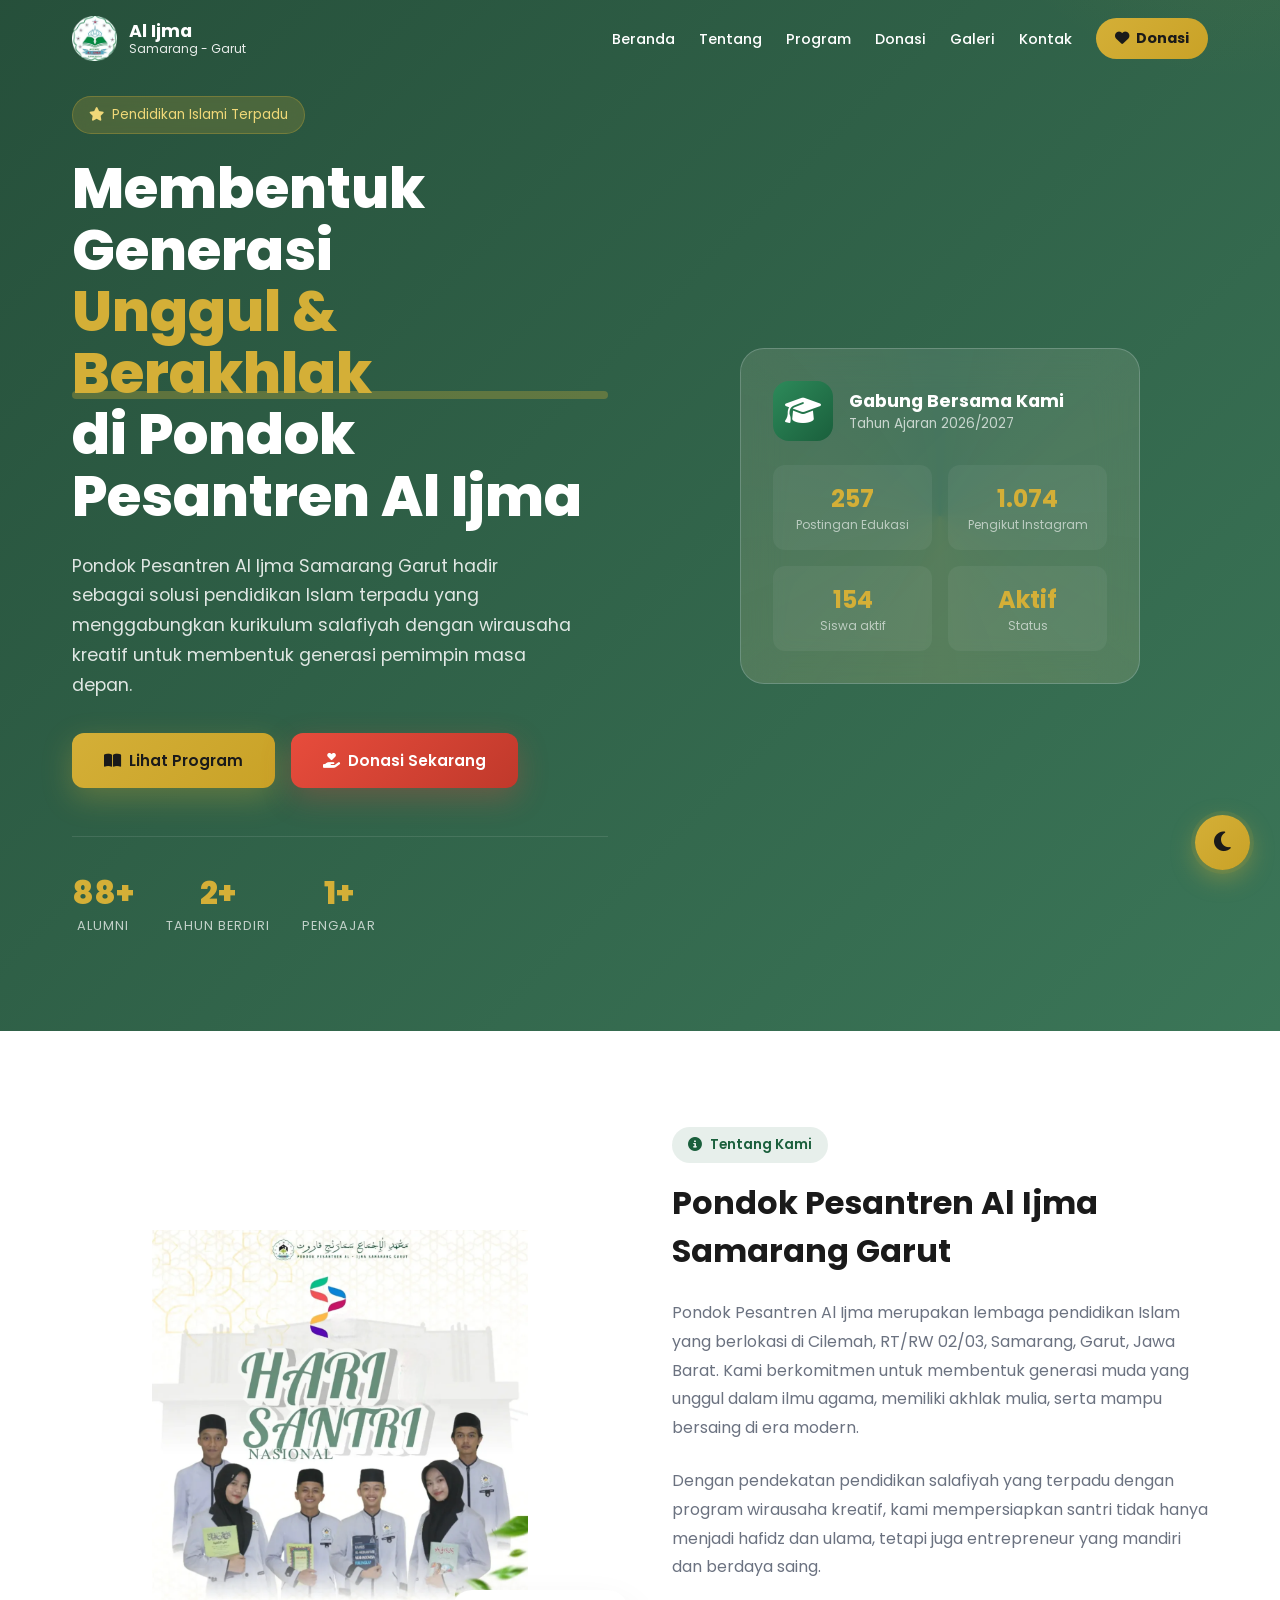
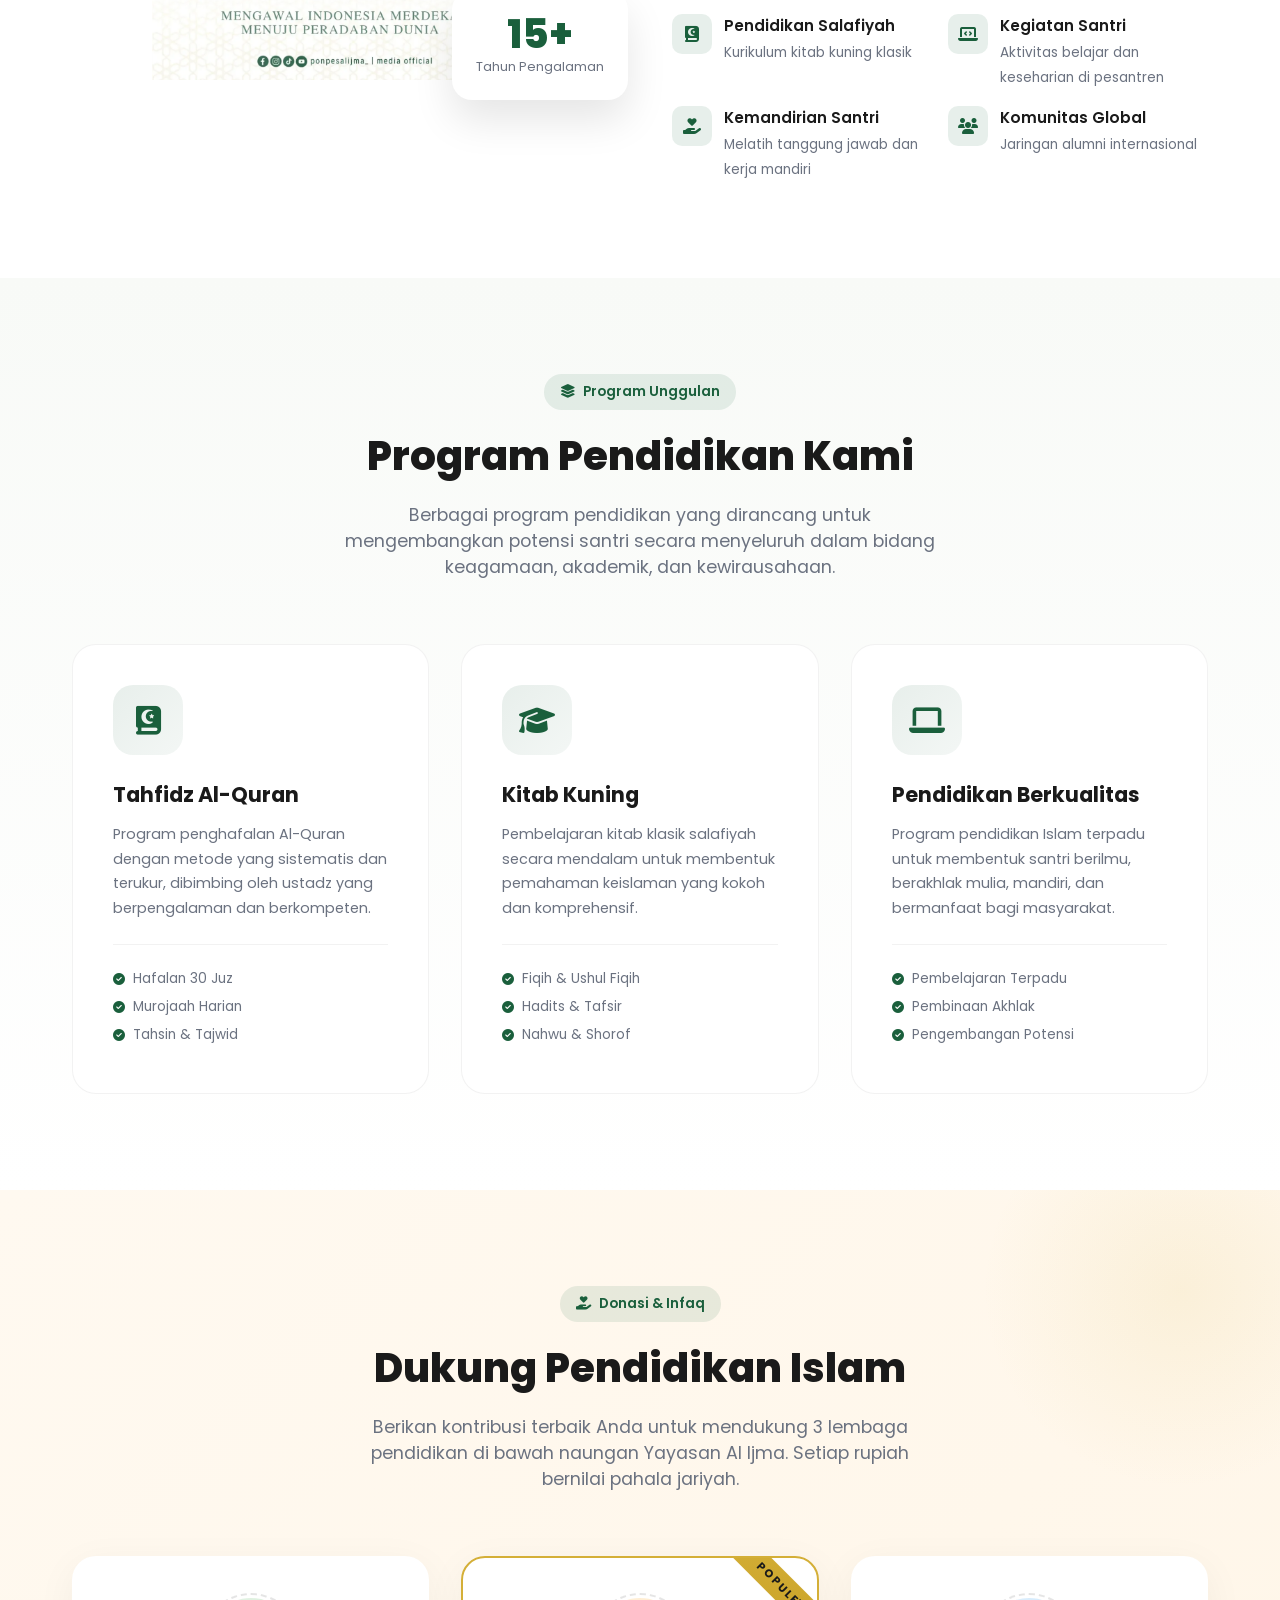
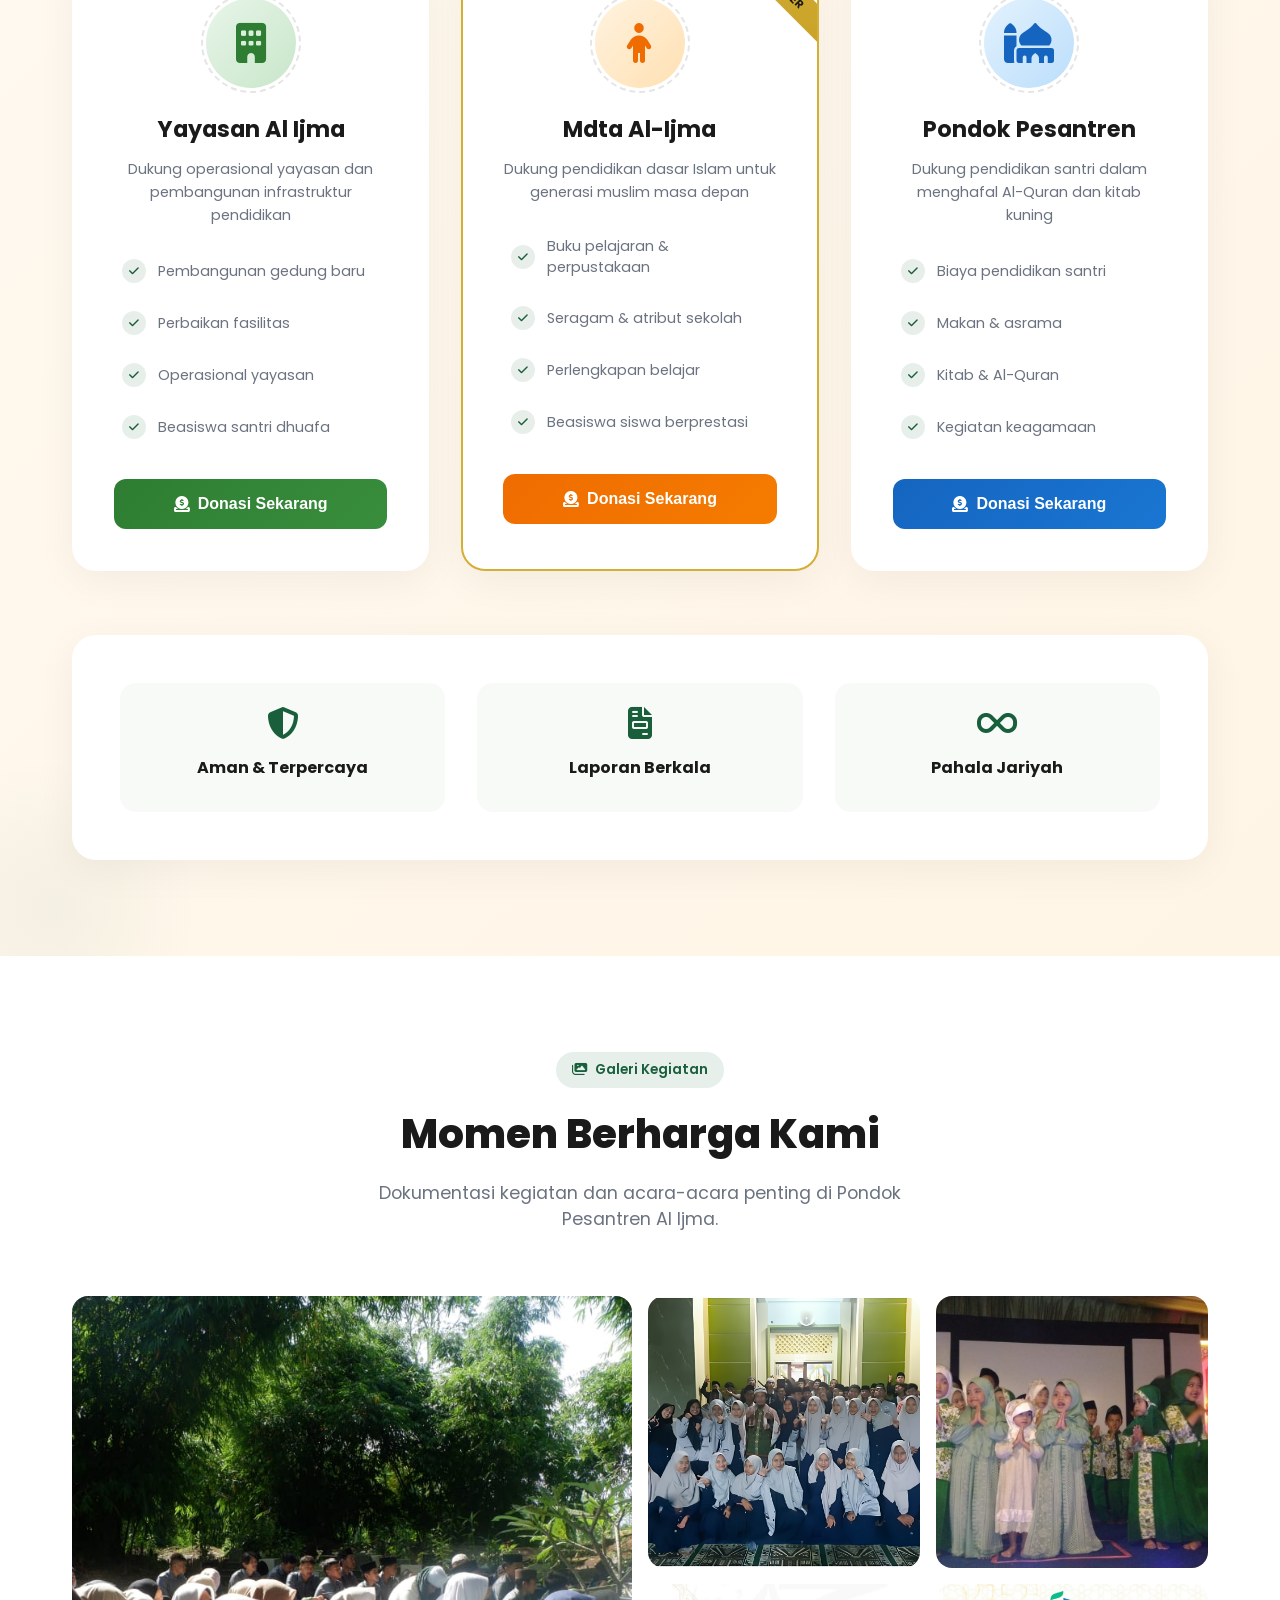
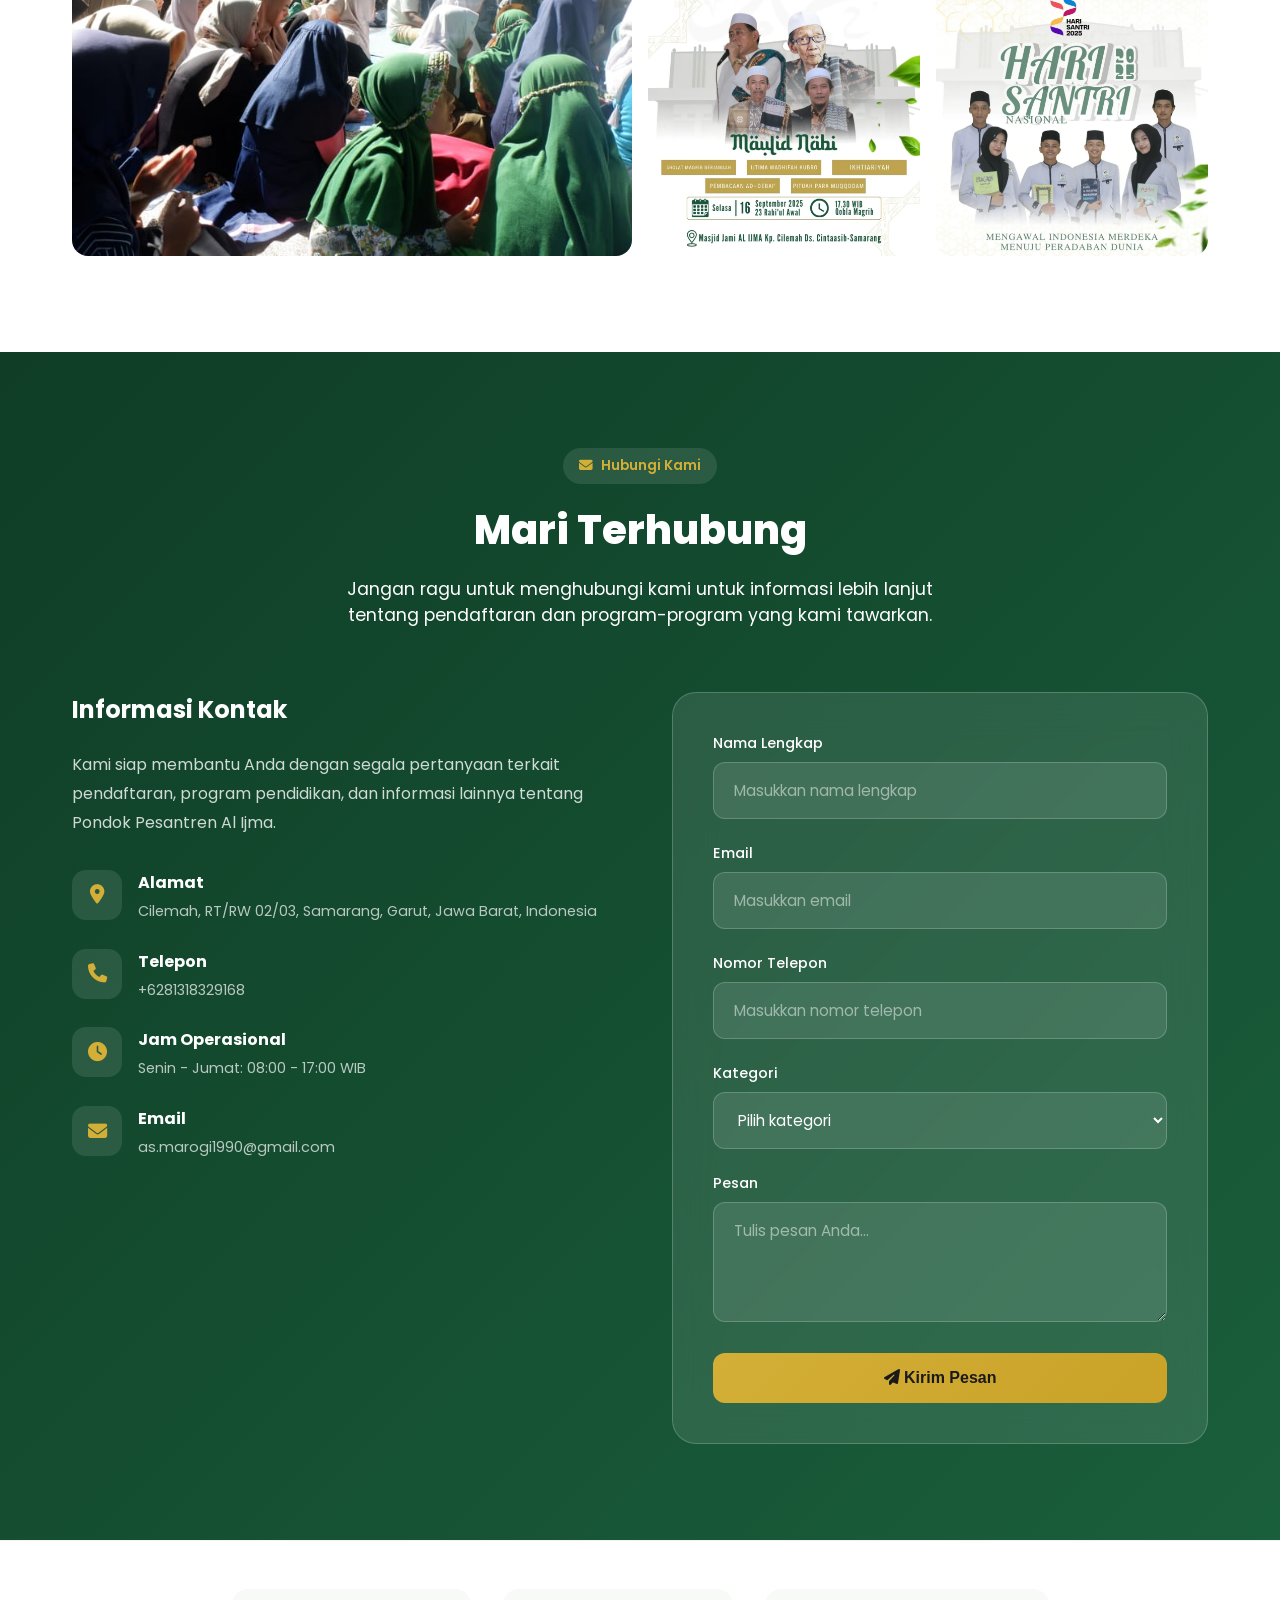
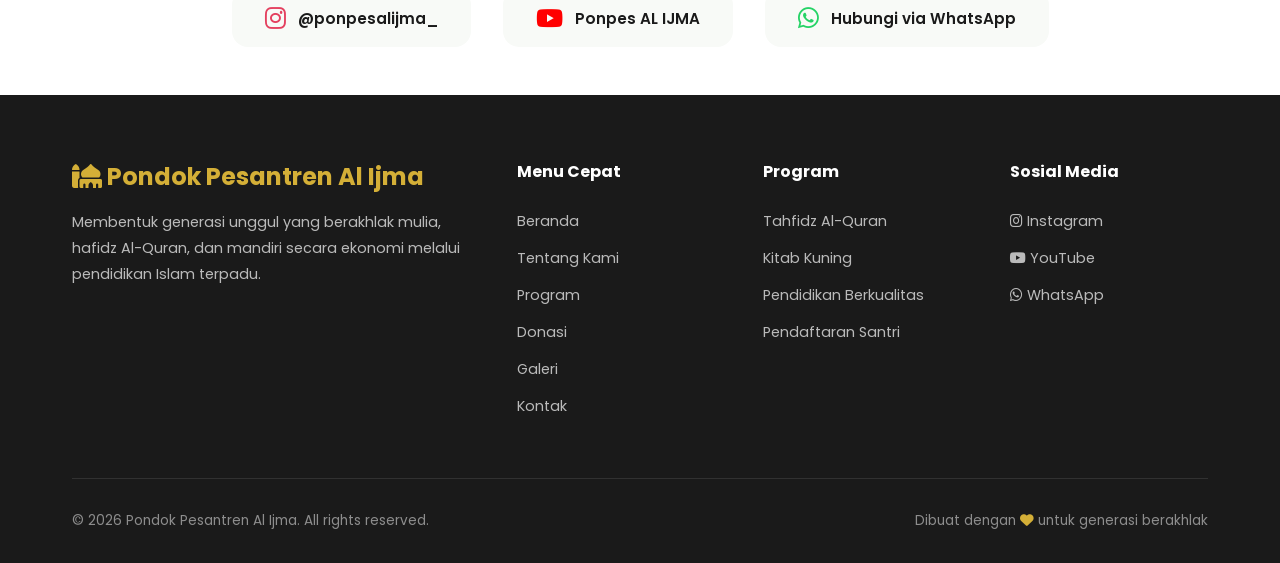
<file: index.html>
<!DOCTYPE html>
<html lang="id" data-theme="light">
<head>
    <meta charset="UTF-8">
    <meta name="viewport" content="width=device-width, initial-scale=1.0">
    <title>Pondok Pesantren Al Ijma - Samarang Garut</title>
    <title>Pondok Pesantren Al Ijma - Samarang Garut</title>
    <meta name="description" content="Website resmi Pondok Pesantren Al Ijma Samarang Garut. Informasi pendaftaran santri, program pendidikan, dan kegiatan pesantren.">
    <meta name="keywords" content="pondok pesantren garut, pesantren samarang, al ijma, santri, pendidikan islam">
    <meta name="author" content="Pondok Pesantren Al Ijma">
    <meta name="robots" content="index, follow">
    <link href="https://cdnjs.cloudflare.com/ajax/libs/font-awesome/6.4.0/css/all.min.css" rel="stylesheet">
    <link href="https://fonts.googleapis.com/css2?family=Poppins:wght@300;400;500;600;700;800&display=swap" rel="stylesheet">
<base target="_blank">
    <link rel="stylesheet" href="css/style.css">
<base target="_blank">
<base target="_blank">
<base target="_blank">
</head>
<body>
    <div class="loader" id="loader">
        <div class="loader-content">
            <div class="loader-logo"><i class="fas fa-mosque"></i></div>
            <div class="loader-text">Pondok Pesantren Al Ijma</div>
        </div>
    </div>
    <nav class="navbar" id="navbar">
        <div class="nav-container">
            <!-- <a href="#" class="logo">
                <div class="logo-icon"><i class="fas fa-mosque"></i></div>
                <div class="logo-text">Al Ijma<span>Samarang - Garut</span></div>
            </a> -->
            <a href="#" class="logo">
               <img src="assets/logo/al ijma O.jpg" alt="Logo Al Ijma" style="height: 45px; width: auto;">
               <div class="logo-text">
                   Al Ijma
                    <span>Samarang - Garut</span>
                   </div>
                </a>
            <ul class="nav-links" id="navLinks">
                <li><a href="#beranda">Beranda</a></li>
                <li><a href="#tentang">Tentang</a></li>
                <li><a href="#program">Program</a></li>
                <li><a href="#donasi">Donasi</a></li>
                <li><a href="#galeri">Galeri</a></li>
                <li><a href="#kontak">Kontak</a></li>
                <li><a href="#donasi" class="nav-donate-btn"><i class="fas fa-heart"></i> Donasi</a></li>
            </ul>
            <button class="mobile-menu-btn" id="mobileMenuBtn"><i class="fas fa-bars"></i></button>
        </div>
    </nav>
    <section class="hero" id="beranda">
        <div class="hero-content">
            <div class="hero-text">
                <div class="hero-badge"><i class="fas fa-star"></i>Pendidikan Islami Terpadu</div>
                <h1>Membentuk Generasi<span class="highlight">Unggul & Berakhlak</span>di Pondok Pesantren Al Ijma</h1>
                <p class="hero-subtitle">Pondok Pesantren Al Ijma Samarang Garut hadir sebagai solusi pendidikan Islam terpadu yang menggabungkan kurikulum salafiyah dengan wirausaha kreatif untuk membentuk generasi pemimpin masa depan.</p>
                <div class="hero-buttons">
                    <a href="#program" class="btn btn-primary"><i class="fas fa-book-open"></i>Lihat Program</a>
                    <a href="#donasi" class="btn btn-donate"><i class="fas fa-hand-holding-heart"></i>Donasi Sekarang</a>
                </div>
                <div class="hero-stats">
                    <div class="stat-item"><div class="stat-number" data-count="500">0+</div><div class="stat-label">Alumni</div></div>
                    <div class="stat-item"><div class="stat-number" data-count="15">0+</div><div class="stat-label">Tahun Berdiri</div></div>
                    <div class="stat-item"><div class="stat-number" data-count="10">0+</div><div class="stat-label">Pengajar</div></div>
                </div>
            </div>
            <div class="hero-visual">
                <div class="hero-card">
                    <div class="hero-card-content">
                        <div class="card-header">
                            <div class="card-avatar"><i class="fas fa-graduation-cap"></i></div>
                            <div class="card-info"><h3>Gabung Bersama Kami</h3><p>Tahun Ajaran 2026/2027</p></div>
                        </div>
                        <div class="card-body">
                            <div class="card-stat"><div class="card-stat-number">257</div><div class="card-stat-label">Postingan Edukasi</div></div>
                            <div class="card-stat"><div class="card-stat-number">1.074</div><div class="card-stat-label">Pengikut Instagram</div></div>
                            <div class="card-stat"><div class="card-stat-number">154</div><div class="card-stat-label">Siswa aktif</div></div>
                            <div class="card-stat"><div class="card-stat-number">Aktif</div><div class="card-stat-label">Status</div></div>
                        </div>
                    </div>
                </div>
            </div>
        </div>
    </section>
    <section class="about" id="tentang">
        <div class="container">
            <div class="about-grid">
                <!-- <div class="about-image">
                    <div class="about-image-main"><i class="fas fa-mosque"></i></div>
                    <div class="about-image-badge"><div class="number">15+</div><div class="text">Tahun Pengalaman</div></div>
                </div> -->
                <div class="about-image">
                    <div class="about-image-main" style="background: var(--white);">
                      <img src="assets/about/About.png" alt="Logo Ponpes Al Ijma" style="width: 70%; height: auto; object-fit: contain;">
                         </div>
                     <div class="about-image-badge">
                       <div class="number">15+</div>
                       <div class="text">Tahun Pengalaman</div>
                         </div>
                    </div>
                <div class="about-content">
                    <div class="section-tag"><i class="fas fa-info-circle"></i>Tentang Kami</div>
                    <h3>Pondok Pesantren Al Ijma Samarang Garut</h3>
                    <p>Pondok Pesantren Al Ijma merupakan lembaga pendidikan Islam yang berlokasi di Cilemah, RT/RW 02/03, Samarang, Garut, Jawa Barat. Kami berkomitmen untuk membentuk generasi muda yang unggul dalam ilmu agama, memiliki akhlak mulia, serta mampu bersaing di era modern.</p>
                    <p>Dengan pendekatan pendidikan salafiyah yang terpadu dengan program wirausaha kreatif, kami mempersiapkan santri tidak hanya menjadi hafidz dan ulama, tetapi juga entrepreneur yang mandiri dan berdaya saing.</p>
                    <div class="about-features">
                        <div class="about-feature"><i class="fas fa-quran"></i><div><h4>Pendidikan Salafiyah</h4><p>Kurikulum kitab kuning klasik</p></div></div>
                        <div class="about-feature"><i class="fas fa-laptop-code"></i><div><h4>Kegiatan Santri</h4><p>Aktivitas belajar dan keseharian di pesantren</p></div></div>
                        <div class="about-feature"><i class="fas fa-hand-holding-heart"></i><div><h4>Kemandirian Santri</h4><p>Melatih tanggung jawab dan kerja mandiri</p></div></div>
                        <div class="about-feature"><i class="fas fa-users"></i><div><h4>Komunitas Global</h4><p>Jaringan alumni internasional</p></div></div>
                    </div>
                </div>
            </div>
        </div>
    </section>
    <section class="programs" id="program">
        <div class="container">
            <div class="section-header">
                <div class="section-tag"><i class="fas fa-layer-group"></i>Program Unggulan</div>
                <h2 class="section-title">Program Pendidikan Kami</h2>
                <p class="section-subtitle">Berbagai program pendidikan yang dirancang untuk mengembangkan potensi santri secara menyeluruh dalam bidang keagamaan, akademik, dan kewirausahaan.</p>
            </div>
            <div class="programs-grid">
                <div class="program-card fade-up">
                    <div class="program-icon"><i class="fas fa-book-quran"></i></div>
                    <h3>Tahfidz Al-Quran</h3>
                    <p>Program penghafalan Al-Quran dengan metode yang sistematis dan terukur, dibimbing oleh ustadz yang berpengalaman dan berkompeten.</p>
                    <ul class="program-features">
                        <li><i class="fas fa-check-circle"></i> Hafalan 30 Juz</li>
                        <li><i class="fas fa-check-circle"></i> Murojaah Harian</li>
                        <li><i class="fas fa-check-circle"></i> Tahsin & Tajwid</li>
                    </ul>
                </div>
                <div class="program-card fade-up">
                    <div class="program-icon"><i class="fas fa-graduation-cap"></i></div>
                    <h3>Kitab Kuning</h3>
                    <p>Pembelajaran kitab klasik salafiyah secara mendalam untuk membentuk pemahaman keislaman yang kokoh dan komprehensif.</p>
                    <ul class="program-features">
                        <li><i class="fas fa-check-circle"></i> Fiqih & Ushul Fiqih</li>
                        <li><i class="fas fa-check-circle"></i> Hadits & Tafsir</li>
                        <li><i class="fas fa-check-circle"></i> Nahwu & Shorof</li>
                    </ul>
                </div>
                <div class="program-card fade-up">
                    <div class="program-icon"><i class="fas fa-laptop"></i></div>
                    <h3>Pendidikan Berkualitas</h3>
                    <p>Program pendidikan Islam terpadu untuk membentuk santri berilmu, berakhlak mulia, mandiri, dan bermanfaat bagi masyarakat.</p>
                    <ul class="program-features">
                        <li><i class="fas fa-check-circle"></i> Pembelajaran Terpadu</li>
                        <li><i class="fas fa-check-circle"></i> Pembinaan Akhlak</li>
                        <li><i class="fas fa-check-circle"></i> Pengembangan Potensi</li>
                    </ul>
                </div>
            </div>
        </div>
    </section>
    <!-- Donation Section -->
    <section class="donation" id="donasi">
        <div class="container">
            <div class="section-header">
                <div class="section-tag">
                    <i class="fas fa-hand-holding-heart"></i>
                    Donasi & Infaq
                </div>
                <h2 class="section-title">Dukung Pendidikan Islam</h2>
                <p class="section-subtitle">
                    Berikan kontribusi terbaik Anda untuk mendukung 3 lembaga pendidikan di bawah naungan 
                    Yayasan Al Ijma. Setiap rupiah bernilai pahala jariyah.
                </p>
            </div>
            <div class="donation-grid">
                <!-- Yayasan -->
                <div class="donation-card fade-up">
                    <div class="donation-icon">
                        <i class="fas fa-building"></i>
                    </div>
                    <h3>Yayasan Al Ijma</h3>
                    <p class="subtitle">Dukung operasional yayasan dan pembangunan infrastruktur pendidikan</p>
                    <ul class="donation-features">
                        <li><i class="fas fa-check"></i> Pembangunan gedung baru</li>
                        <li><i class="fas fa-check"></i> Perbaikan fasilitas</li>
                        <li><i class="fas fa-check"></i> Operasional yayasan</li>
                        <li><i class="fas fa-check"></i> Beasiswa santri dhuafa</li>
                    </ul>
                    <button class="btn-donate-card" onclick="openDonationModal('yayasan')">
                        <i class="fas fa-donate"></i>
                        Donasi Sekarang
                    </button>
                </div>
                <!-- MI -->
                <div class="donation-card featured fade-up">
                    <div class="donation-icon">
                        <i class="fas fa-child"></i>
                    </div>
                    <h3>Mdta Al-Ijma</h3>
                    <p class="subtitle">Dukung pendidikan dasar Islam untuk generasi muslim masa depan</p>
                    <ul class="donation-features">
                        <li><i class="fas fa-check"></i> Buku pelajaran & perpustakaan</li>
                        <li><i class="fas fa-check"></i> Seragam & atribut sekolah</li>
                        <li><i class="fas fa-check"></i> Perlengkapan belajar</li>
                        <!-- <li><i class="fas fa-check"></i> Kegiatan ekstrakurikuler</li> -->
                        <li><i class="fas fa-check"></i> Beasiswa siswa berprestasi</li>
                    </ul>
                    <button class="btn-donate-card" onclick="openDonationModal('mi')">
                        <i class="fas fa-donate"></i>
                        Donasi Sekarang
                    </button>
                </div>
                <!-- Ponpes -->
                <div class="donation-card fade-up">
                    <div class="donation-icon">
                        <i class="fas fa-mosque"></i>
                    </div>
                    <h3>Pondok Pesantren</h3>
                    <p class="subtitle">Dukung pendidikan santri dalam menghafal Al-Quran dan kitab kuning</p>
                    <ul class="donation-features">
                        <li><i class="fas fa-check"></i> Biaya pendidikan santri</li>
                        <li><i class="fas fa-check"></i> Makan & asrama</li>
                        <li><i class="fas fa-check"></i> Kitab & Al-Quran</li>
                        <li><i class="fas fa-check"></i> Kegiatan keagamaan</li>
                    </ul>
                    <button class="btn-donate-card" onclick="openDonationModal('ponpes')">
                        <i class="fas fa-donate"></i>
                        Donasi Sekarang
                    </button>
                </div>
            </div>
            <div class="donation-info">
                <div class="donation-info-grid">
                    <div class="donation-info-item">
                        <i class="fas fa-shield-alt"></i>
                        <h4>Aman & Terpercaya</h4>
                        <!-- <p>Donasi dikelola secara transparan oleh tim yayasan</p> -->
                    </div>
                    <div class="donation-info-item">
                        <i class="fas fa-file-invoice"></i>
                        <h4>Laporan Berkala</h4>
                        <!-- <p>Update penggunaan dana setiap bulan via email</p> -->
                    </div>
                    <div class="donation-info-item">
                        <i class="fas fa-infinity"></i>
                        <h4>Pahala Jariyah</h4>
                        <!-- <p>Kebaikan Anda terus mengalir selamanya</p> -->
                    </div>
                </div>
            </div>
        </div>
    </section>
     <!-- Gallery Section -->
    <section class="gallery" id="galeri">
        <div class="container">
            <div class="section-header">
                <div class="section-tag">
                    <i class="fas fa-images"></i>
                    Galeri Kegiatan
                </div>
                <h2 class="section-title">Momen Berharga Kami</h2>
                <p class="section-subtitle">
                    Dokumentasi kegiatan dan acara-acara penting di Pondok Pesantren Al Ijma.
                </p>
            </div>
            <div class="gallery-grid">
                <div class="gallery-item">
                    <img src="assets/galeri/Kegiatan.jpg" alt="Ziarah">
                    <div class="gallery-overlay">
                        <div>
                            <h4>Ziarah</h4>
                            <p>Bersama Santri</p>
                        </div>
                    </div>
                </div>
                <div class="gallery-item">
                    <img src="assets/galeri/santri.png" alt="Santri">
                    <div class="gallery-overlay">
                        <div>
                            <h4>Santri</h4>
                            <p>-</p>
                        </div>
                    </div>
                </div>
                <div class="gallery-item">
                    <img src="assets/galeri/Rajaban.jpg" alt="Rajaban">
                    <div class="gallery-overlay">
                        <div>
                            <h4>Rajaban</h4>
                            <p></p>
                        </div>
                    </div>
                </div>
                <div class="gallery-item">
                    <img src="assets/galeri/Maulid Nabi.jpg" alt="Sorotan">
                    <div class="gallery-overlay">
                        <div>
                            <h4>Sorotan</h4>
                            <p>Maulid Nabi</p>
                        </div>
                    </div>
                </div>
                <div class="gallery-item">
                    <img src="assets/galeri/Selamat Hari Santri.webp" alt="Hari Santri">
                    <div class="gallery-overlay">
                        <div>
                            <h4>Hari Santri Nasional</h4>
                            <p>Perayaan Tahunan</p>
                        </div>
                    </div>
                </div>
            </div>
        </div>
    </section>
    <!-- Contact Section -->
    <section class="contact" id="kontak">
        <div class="container">
            <div class="section-header">
                <div class="section-tag" style="background: rgba(255,255,255,0.1); color: var(--accent);">
                    <i class="fas fa-envelope"></i>
                    Hubungi Kami
                </div>
                <h2 class="section-title">Mari Terhubung</h2>
                <p class="section-subtitle">
                    Jangan ragu untuk menghubungi kami untuk informasi lebih lanjut tentang 
                    pendaftaran dan program-program yang kami tawarkan.
                </p>
            </div>
            <div class="contact-grid">
                <div class="contact-info">
                    <h3>Informasi Kontak</h3>
                    <p>
                        Kami siap membantu Anda dengan segala pertanyaan terkait pendaftaran, 
                        program pendidikan, dan informasi lainnya tentang Pondok Pesantren Al Ijma.
                    </p>
                    <div class="contact-details">
                        <div class="contact-detail">
                            <i class="fas fa-map-marker-alt"></i>
                            <div>
                                <h4>Alamat</h4>
                                <p>Cilemah, RT/RW 02/03, Samarang, Garut, Jawa Barat, Indonesia</p>
                            </div>
                        </div>
                        <div class="contact-detail">
                            <i class="fas fa-phone"></i>
                            <div>
                                <h4>Telepon</h4>
                                <p>+6281318329168</p>
                            </div>
                        </div>
                        <div class="contact-detail">
                            <i class="fas fa-clock"></i>
                            <div>
                                <h4>Jam Operasional</h4>
                                <p>Senin - Jumat: 08:00 - 17:00 WIB</p>
                            </div>
                        </div>
                        <div class="contact-detail">
                            <i class="fas fa-envelope"></i>
                            <div>
                                <h4>Email</h4>
                                <p>as.marogi1990@gmail.com</p>
                            </div>
                        </div>
                    </div>
                </div>
                <div class="contact-form">
                    <form id="contactForm">
                        <div class="form-group">
                            <label for="nama">Nama Lengkap</label>
                            <input type="text" id="nama" name="nama" placeholder="Masukkan nama lengkap" required>
                        </div>
                        <div class="form-group">
                            <label for="email">Email</label>
                            <input type="email" id="email" name="email" placeholder="Masukkan email" required>
                        </div>
                        <div class="form-group">
                            <label for="telepon">Nomor Telepon</label>
                            <input type="tel" id="telepon" name="telepon" placeholder="Masukkan nomor telepon">
                        </div>
                        <div class="form-group">
                            <label for="kategori">Kategori</label>
                            <select id="kategori" name="kategori">
                                <option value="">Pilih kategori</option>
                                <option value="pendaftaran">Pendaftaran Santri</option>
                                <option value="donasi">Donasi & Infaq</option>
                                <option value="kunjungan">Kunjungan</option>
                                <option value="lainnya">Lainnya</option>
                            </select>
                        </div>
                        <div class="form-group">
                            <label for="pesan">Pesan</label>
                            <textarea id="pesan" name="pesan" placeholder="Tulis pesan Anda..." required></textarea>
                        </div>
                        <button type="submit" class="btn-submit">
                            <i class="fas fa-paper-plane"></i>
                            Kirim Pesan
                        </button>
                    </form>
                </div>
            </div>
        </div>
    </section>
    <!-- Social Section -->
    <section class="social-section">
        <div class="container">
            <div class="social-grid">
                <a href="https://instagram.com/ponpesalijma_" target="_blank" class="social-item instagram">
                    <i class="fab fa-instagram"></i>
                    <span>@ponpesalijma_</span>
                </a>
                <a href="https://youtube.com/@ponpesalijmasamarang_garut6129" target="_blank" class="social-item youtube">
                    <i class="fab fa-youtube"></i>
                    <span>Ponpes AL IJMA</span>
                </a>
                <a href="https://wa.me/6281318329168" target="_blank" class="social-item whatsapp">
                    <i class="fab fa-whatsapp"></i>
                    <span>Hubungi via WhatsApp</span>
                </a>
            </div>
        </div>
    </section>
    <!-- Footer -->
    <footer class="footer">
        <div class="container">
            <div class="footer-grid">
                <div class="footer-brand">
                    <h3><i class="fas fa-mosque"></i> Pondok Pesantren Al Ijma</h3>
                    <p>
                        Membentuk generasi unggul yang berakhlak mulia, hafidz Al-Quran, 
                        dan mandiri secara ekonomi melalui pendidikan Islam terpadu.
                    </p>
                </div>
                <div class="footer-links">
                    <h4>Menu Cepat</h4>
                    <ul>
                        <li><a href="#beranda">Beranda</a></li>
                        <li><a href="#tentang">Tentang Kami</a></li>
                        <li><a href="#program">Program</a></li>
                        <li><a href="#donasi">Donasi</a></li>
                        <li><a href="#galeri">Galeri</a></li>
                        <li><a href="#kontak">Kontak</a></li>
                    </ul>
                </div>
                <div class="footer-links">
                    <h4>Program</h4>
                    <ul>
                        <li><a href="#">Tahfidz Al-Quran</a></li>
                        <li><a href="#">Kitab Kuning</a></li>
                        <li><a href="#">Pendidikan Berkualitas</a></li>
                        <li><a href="#">Pendaftaran Santri</a></li>
                    </ul>
                </div>
                <div class="footer-links">
                    <h4>Sosial Media</h4>
                    <ul>
                        <li><a href="https://instagram.com/ponpesalijma_" target="_blank"><i class="fab fa-instagram"></i> Instagram</a></li>
                        <li><a href="https://youtube.com/@ponpesalijmasamarang_garut6129" target="_blank"><i class="fab fa-youtube"></i> YouTube</a></li>
                        <li><a href="https://wa.me/6281318329168" target="_blank"><i class="fab fa-whatsapp"></i> WhatsApp</a></li>
                    </ul>
                </div>
            </div>
            <div class="footer-bottom">
                <p>&copy; 2026 Pondok Pesantren Al Ijma. All rights reserved.</p>
                <p>Dibuat dengan <i class="fas fa-heart" style="color: var(--accent);"></i> untuk generasi berakhlak</p>
            </div>
        </div>
    </footer>
    <!-- Donation Modal -->
    <div class="modal-overlay" id="donationModal">
        <div class="modal-content">
            <button class="modal-close" onclick="closeDonationModal()">
                <i class="fas fa-times"></i>
            </button>
            <div class="modal-header">
                <i class="fas fa-hand-holding-heart"></i>
                <h3 id="modalTitle">Donasi</h3>
                <p>Silakan transfer ke rekening berikut</p>
            </div>

            <div class="bank-info">
                <div class="bank-info-item">
                    <span>Bank</span>
                    <span id="modalBank">Bank BRI</span>
                </div>
                <div class="bank-info-item rekening-row">
                    <span>No. Rekening</span>
                    <div class="rekening-hidden">
                        <span id="modalRekening" class="hidden-text">•••• •••• •••• ••••</span>
                        <button class="copy-btn" onclick="copyToClipboard('modalRekening')">
                            <i class="fas fa-copy"></i> Salin
                        </button>
                    </div>
                </div>
                <div class="bank-info-item">
                    <span>Atas Nama</span>
                    <span id="modalAtasNama">Yayasan Al Ijma</span>
                </div>
            </div>
            <p style="text-align: center; color: var(--gray); font-size: 0.85rem; margin-top: 1rem;">
                Setelah transfer, silakan konfirmasi via WhatsApp
            </p>
            <a href="https://wa.me/6281318329168" target="_blank" class="btn btn-primary" style="width: 100%; margin-top: 1rem; justify-content: center;">
                <i class="fab fa-whatsapp"></i>
                Konfirmasi via WhatsApp
            </a>
        </div>
    </div>
    <!-- Dark Mode Toggle Button -->
    <button class="theme-toggle" id="themeToggle" title="Ganti Mode Siang/Malam" aria-label="Toggle dark mode">
        <i class="fas fa-moon"></i>
        <i class="fas fa-sun"></i>
    </button>
    <script src="js/script.js"></script>
</body>
</html>
</file>
<file: css/style.css>
:root {
            --primary: #1a5f3c;
            --primary-dark: #0f3d26;
            --primary-light: #2d8a5a;
            --accent: #d4af37;
            --accent-light: #f0d878;
            --white: #ffffff;
            --light: #f8faf7;
            --dark: #1a1a1a;
            --gray: #6b7280;
            --transition: all 0.4s cubic-bezier(0.4, 0, 0.2, 1);
        }

        /* Dark Mode Variables */
        [data-theme="dark"] {
            --primary: #2d8a5a;
            --primary-dark: #1a5f3c;
            --primary-light: #3da06e;
            --accent: #e8c547;
            --accent-light: #f5db7a;
            --white: #1e1e2e;
            --light: #252535;
            --dark: #f0f0f5;
            --gray: #a0a0b0;
        }

        * { margin: 0; padding: 0; box-sizing: border-box; }
        body { font-family: 'Poppins', sans-serif; background: var(--light); color: var(--dark); overflow-x: hidden; transition: background 0.4s ease, color 0.4s ease; }
        ::-webkit-scrollbar { width: 8px; }
        ::-webkit-scrollbar-track { background: var(--light); }
        ::-webkit-scrollbar-thumb { background: var(--primary); border-radius: 4px; }

        /* Dark Mode Toggle Button */
        .theme-toggle {
            position: fixed;
            bottom: 30px;
            right: 30px;
            width: 55px;
            height: 55px;
            border-radius: 50%;
            background: linear-gradient(135deg, var(--accent), #c9a227);
            border: none;
            cursor: pointer;
            z-index: 999;
            display: flex;
            align-items: center;
            justify-content: center;
            font-size: 1.4rem;
            color: var(--dark);
            box-shadow: 0 8px 25px rgba(212, 175, 55, 0.4), 0 0 0 4px rgba(212, 175, 55, 0.1);
            transition: var(--transition);
            animation: floatToggle 3s ease-in-out infinite;
        }
        .theme-toggle:hover {
            transform: scale(1.1) rotate(15deg);
            box-shadow: 0 12px 35px rgba(212, 175, 55, 0.5), 0 0 0 6px rgba(212, 175, 55, 0.15);
        }
        .theme-toggle:active { transform: scale(0.95); }
        .theme-toggle i { transition: var(--transition); }
        .theme-toggle .fa-sun { display: none; }
        .theme-toggle .fa-moon { display: block; }
        [data-theme="dark"] .theme-toggle .fa-sun { display: block; }
        [data-theme="dark"] .theme-toggle .fa-moon { display: none; }
        [data-theme="dark"] .theme-toggle {
            background: linear-gradient(135deg, #4a4a6a, #3a3a5a);
            color: #f0d878;
            box-shadow: 0 8px 25px rgba(0,0,0,0.4), 0 0 0 4px rgba(240, 216, 120, 0.1);
        }
        [data-theme="dark"] .theme-toggle:hover {
            box-shadow: 0 12px 35px rgba(0,0,0,0.5), 0 0 0 6px rgba(240, 216, 120, 0.15);
        }
        @keyframes floatToggle {
            0%, 100% { transform: translateY(0); }
            50% { transform: translateY(-8px); }
        }
        .theme-toggle:hover { animation: none; }

        /* Navigation */
        .navbar { position: fixed; top: 0; width: 100%; z-index: 1000; padding: 1rem 0; transition: var(--transition); }
        .navbar.scrolled { background: rgba(26, 95, 60, 0.95); backdrop-filter: blur(20px); padding: 0.5rem 0; box-shadow: 0 4px 30px rgba(0,0,0,0.1); }
        [data-theme="dark"] .navbar.scrolled { background: rgba(30, 30, 46, 0.95); }
        .nav-container { max-width: 1200px; margin: 0 auto; padding: 0 2rem; display: flex; justify-content: space-between; align-items: center; }
        .logo { display: flex; align-items: center; gap: 0.75rem; text-decoration: none; color: var(--white); }
        .logo-icon { width: 45px; height: 45px; background: linear-gradient(135deg, var(--primary-light), var(--primary)); border-radius: 12px; display: flex; align-items: center; justify-content: center; font-size: 1.5rem; box-shadow: 0 4px 15px rgba(26, 95, 60, 0.3); }
        .logo-text { font-weight: 700; font-size: 1.1rem; line-height: 1.2; }
        .logo-text span { font-size: 0.75rem; font-weight: 400; opacity: 0.9; display: block; }
        .nav-links { display: flex; gap: 1.5rem; list-style: none; align-items: center; }
        .nav-links a { color: var(--white); text-decoration: none; font-weight: 500; font-size: 0.9rem; position: relative; padding: 0.5rem 0; transition: var(--transition); }
        .nav-links a::after { content: ''; position: absolute; bottom: 0; left: 0; width: 0; height: 2px; background: var(--accent); transition: var(--transition); }
        .nav-links a:hover::after { width: 100%; }
        .nav-links a:hover { color: var(--accent-light); }
        .nav-donate-btn { background: linear-gradient(135deg, var(--accent), #c9a227); color: var(--dark) !important; padding: 0.6rem 1.2rem !important; border-radius: 50px; font-weight: 700 !important; display: flex; align-items: center; gap: 0.4rem; }
        .nav-donate-btn::after { display: none !important; }
        .nav-donate-btn:hover { transform: translateY(-2px); box-shadow: 0 8px 25px rgba(212, 175, 55, 0.4); }
        .mobile-menu-btn { display: none; background: none; border: none; color: var(--white); font-size: 1.5rem; cursor: pointer; }

        /* Hero */
        .hero { min-height: 100vh; background: linear-gradient(135deg, rgba(15, 61, 38, 0.9), rgba(26, 95, 60, 0.85)); display: flex; align-items: center; position: relative; overflow: hidden; }
        [data-theme="dark"] .hero { background: linear-gradient(135deg, rgba(10, 35, 22, 0.95), rgba(18, 65, 42, 0.9)); }
        .hero::before { content: ''; position: absolute; top: -50%; right: -20%; width: 600px; height: 600px; background: radial-gradient(circle, rgba(212, 175, 55, 0.1) 0%, transparent 70%); border-radius: 50%; animation: float 6s ease-in-out infinite; }
        @keyframes float { 0%, 100% { transform: translateY(0); } 50% { transform: translateY(-30px); } }
        .hero-content { max-width: 1200px; margin: 0 auto; padding: 0 2rem; display: grid; grid-template-columns: 1fr 1fr; gap: 4rem; align-items: center; position: relative; z-index: 1; }
        .hero-badge { display: inline-flex; align-items: center; gap: 0.5rem; background: rgba(212, 175, 55, 0.2); border: 1px solid rgba(212, 175, 55, 0.3); padding: 0.5rem 1rem; border-radius: 50px; font-size: 0.85rem; color: var(--accent-light); margin-bottom: 1.5rem; backdrop-filter: blur(10px); }
        .hero h1 { font-size: 3.5rem; font-weight: 800; color: var(--white); line-height: 1.1; margin-bottom: 1.5rem; }
        .hero h1 .highlight { color: var(--accent); position: relative; display: inline-block; }
        .hero h1 .highlight::after { content: ''; position: absolute; bottom: 5px; left: 0; width: 100%; height: 8px; background: rgba(212, 175, 55, 0.3); border-radius: 4px; z-index: -1; }
        .hero-subtitle { font-size: 1.1rem; color: rgba(255,255,255,0.85); margin-bottom: 2rem; line-height: 1.7; max-width: 500px; }
        .hero-buttons { display: flex; gap: 1rem; flex-wrap: wrap; }
        .btn { padding: 1rem 2rem; border-radius: 12px; font-weight: 600; font-size: 0.95rem; text-decoration: none; transition: var(--transition); display: inline-flex; align-items: center; gap: 0.5rem; cursor: pointer; border: none; }
        .btn-primary { background: linear-gradient(135deg, var(--accent), #c9a227); color: var(--dark); box-shadow: 0 10px 30px rgba(212, 175, 55, 0.3); }
        .btn-primary:hover { transform: translateY(-3px); box-shadow: 0 15px 40px rgba(212, 175, 55, 0.4); }
        .btn-outline { background: transparent; color: var(--white); border: 2px solid rgba(255,255,255,0.3); }
        .btn-outline:hover { background: rgba(255,255,255,0.1); border-color: var(--white); transform: translateY(-3px); }
        .btn-donate { background: linear-gradient(135deg, #e74c3c, #c0392b); color: var(--white); box-shadow: 0 10px 30px rgba(231, 76, 60, 0.3); }
        .btn-donate:hover { transform: translateY(-3px); box-shadow: 0 15px 40px rgba(231, 76, 60, 0.4); }
        .hero-stats { display: flex; gap: 2rem; margin-top: 3rem; padding-top: 2rem; border-top: 1px solid rgba(255,255,255,0.1); }
        .stat-item { text-align: center; }
        .stat-number { font-size: 2rem; font-weight: 800; color: var(--accent); }
        .stat-label { font-size: 0.8rem; color: rgba(255,255,255,0.7); text-transform: uppercase; letter-spacing: 1px; }
        .hero-visual { position: relative; display: flex; justify-content: center; align-items: center; }
        .hero-card { background: rgba(255,255,255,0.1); backdrop-filter: blur(20px); border: 1px solid rgba(255,255,255,0.2); border-radius: 24px; padding: 2rem; width: 100%; max-width: 400px; position: relative; overflow: hidden; }
        [data-theme="dark"] .hero-card { background: rgba(30, 30, 46, 0.4); border: 1px solid rgba(255,255,255,0.08); }
        .hero-card::before { content: ''; position: absolute; top: -50%; left: -50%; width: 200%; height: 200%; background: conic-gradient(from 0deg, transparent, rgba(212, 175, 55, 0.1), transparent); animation: rotate 10s linear infinite; }
        @keyframes rotate { 100% { transform: rotate(360deg); } }
        .hero-card-content { position: relative; z-index: 1; }
        .card-header { display: flex; align-items: center; gap: 1rem; margin-bottom: 1.5rem; }
        .card-avatar { width: 60px; height: 60px; background: linear-gradient(135deg, var(--primary-light), var(--primary)); border-radius: 16px; display: flex; align-items: center; justify-content: center; font-size: 1.8rem; color: var(--white); }
        .card-info h3 { color: var(--white); font-size: 1.1rem; }
        .card-info p { color: rgba(255,255,255,0.7); font-size: 0.85rem; }
        .card-body { display: grid; grid-template-columns: 1fr 1fr; gap: 1rem; }
        .card-stat { background: rgba(255,255,255,0.05); padding: 1rem; border-radius: 12px; text-align: center; }
        [data-theme="dark"] .card-stat { background: rgba(30, 30, 46, 0.3); }
        .card-stat-number { font-size: 1.5rem; font-weight: 700; color: var(--accent); }
        .card-stat-label { font-size: 0.75rem; color: rgba(255,255,255,0.6); }

        /* Section */
        section { padding: 6rem 0; }
        .container { max-width: 1200px; margin: 0 auto; padding: 0 2rem; }
        .section-header { text-align: center; margin-bottom: 4rem; }
        .section-tag { display: inline-flex; align-items: center; gap: 0.5rem; background: rgba(26, 95, 60, 0.1); color: var(--primary); padding: 0.5rem 1rem; border-radius: 50px; font-size: 0.85rem; font-weight: 600; margin-bottom: 1rem; }
        [data-theme="dark"] .section-tag { background: rgba(45, 138, 90, 0.15); }
        .section-title { font-size: 2.5rem; font-weight: 800; color: var(--dark); margin-bottom: 1rem; }
        .section-subtitle { color: var(--gray); font-size: 1.1rem; max-width: 600px; margin: 0 auto; }

        /* About */
        .about { background: var(--white); transition: background 0.4s ease; }
        .about-grid { display: grid; grid-template-columns: 1fr 1fr; gap: 4rem; align-items: center; }
        .about-image { position: relative; }
        .about-image-main { width: 100%; height: 450px; background: linear-gradient(135deg, var(--primary-light), var(--primary)); border-radius: 24px; display: flex; align-items: center; justify-content: center; font-size: 5rem; color: rgba(255,255,255,0.3); position: relative; overflow: hidden; }
        [data-theme="dark"] .about-image-main { background: linear-gradient(135deg, #3a3a5a, #2a2a4a); }
        .about-image-badge { position: absolute; bottom: -20px; right: -20px; background: var(--white); padding: 1.5rem; border-radius: 20px; box-shadow: 0 20px 40px rgba(0,0,0,0.1); text-align: center; min-width: 150px; }
        [data-theme="dark"] .about-image-badge { background: #2a2a3e; box-shadow: 0 20px 40px rgba(0,0,0,0.3); }
        .about-image-badge .number { font-size: 2.5rem; font-weight: 800; color: var(--primary); line-height: 1; }
        .about-image-badge .text { font-size: 0.8rem; color: var(--gray); margin-top: 0.25rem; }
        .about-content h3 { font-size: 2rem; font-weight: 700; color: var(--dark); margin-bottom: 1.5rem; }
        .about-content p { color: var(--gray); line-height: 1.8; margin-bottom: 1.5rem; }
        .about-features { display: grid; grid-template-columns: 1fr 1fr; gap: 1rem; margin-top: 2rem; }
        .about-feature { display: flex; align-items: flex-start; gap: 0.75rem; }
        .about-feature i { width: 40px; height: 40px; background: rgba(26, 95, 60, 0.1); color: var(--primary); border-radius: 10px; display: flex; align-items: center; justify-content: center; font-size: 1rem; flex-shrink: 0; }
        [data-theme="dark"] .about-feature i { background: rgba(45, 138, 90, 0.15); }
        .about-feature h4 { font-size: 0.95rem; font-weight: 600; color: var(--dark); margin-bottom: 0.25rem; }
        .about-feature p { font-size: 0.85rem; color: var(--gray); margin: 0; }

        /* Programs */
        .programs { background: linear-gradient(180deg, var(--light) 0%, var(--white) 100%); transition: background 0.4s ease; }
        .programs-grid { display: grid; grid-template-columns: repeat(3, 1fr); gap: 2rem; }
        .program-card { background: var(--white); border-radius: 24px; padding: 2.5rem; position: relative; overflow: hidden; transition: var(--transition); border: 1px solid rgba(0,0,0,0.05); }
        [data-theme="dark"] .program-card { background: #252535; border: 1px solid rgba(255,255,255,0.05); }
        .program-card:hover { transform: translateY(-10px); box-shadow: 0 30px 60px rgba(0,0,0,0.1); }
        .program-card::before { content: ''; position: absolute; top: 0; left: 0; width: 100%; height: 4px; background: linear-gradient(90deg, var(--primary), var(--accent)); transform: scaleX(0); transform-origin: left; transition: var(--transition); }
        .program-card:hover::before { transform: scaleX(1); }
        .program-icon { width: 70px; height: 70px; background: linear-gradient(135deg, rgba(26, 95, 60, 0.1), rgba(26, 95, 60, 0.05)); border-radius: 20px; display: flex; align-items: center; justify-content: center; font-size: 1.8rem; color: var(--primary); margin-bottom: 1.5rem; transition: var(--transition); }
        [data-theme="dark"] .program-icon { background: linear-gradient(135deg, rgba(45, 138, 90, 0.15), rgba(45, 138, 90, 0.08)); }
        .program-card:hover .program-icon { background: linear-gradient(135deg, var(--primary), var(--primary-light)); color: var(--white); transform: rotateY(360deg); }
        .program-card h3 { font-size: 1.3rem; font-weight: 700; color: var(--dark); margin-bottom: 0.75rem; }
        .program-card p { color: var(--gray); font-size: 0.9rem; line-height: 1.7; }
        .program-features { margin-top: 1.5rem; padding-top: 1.5rem; border-top: 1px solid rgba(0,0,0,0.05); }
        [data-theme="dark"] .program-features { border-top: 1px solid rgba(255,255,255,0.05); }
        .program-features li { display: flex; align-items: center; gap: 0.5rem; font-size: 0.85rem; color: var(--gray); margin-bottom: 0.5rem; list-style: none; }
        .program-features li i { color: var(--primary); font-size: 0.75rem; }

        /* Donation */
        .donation { background: linear-gradient(135deg, #fff9f0 0%, #fff5e6 100%); position: relative; overflow: hidden; }
        [data-theme="dark"] .donation { background: linear-gradient(135deg, #1e1e2e 0%, #252535 100%); }
        .donation::before { content: ''; position: absolute; top: -100px; right: -100px; width: 400px; height: 400px; background: radial-gradient(circle, rgba(212, 175, 55, 0.1) 0%, transparent 70%); border-radius: 50%; }
        .donation::after { content: ''; position: absolute; bottom: -100px; left: -100px; width: 300px; height: 300px; background: radial-gradient(circle, rgba(26, 95, 60, 0.05) 0%, transparent 70%); border-radius: 50%; }
        .donation-grid { display: grid; grid-template-columns: repeat(3, 1fr); gap: 2rem; position: relative; z-index: 1; }
        .donation-card { background: var(--white); border-radius: 24px; padding: 2.5rem; text-align: center; position: relative; overflow: hidden; transition: var(--transition); border: 2px solid transparent; box-shadow: 0 10px 40px rgba(0,0,0,0.05); }
        [data-theme="dark"] .donation-card { background: #252535; box-shadow: 0 10px 40px rgba(0,0,0,0.2); }
        .donation-card:hover { transform: translateY(-10px); border-color: var(--accent); box-shadow: 0 25px 50px rgba(0,0,0,0.1); }
        .donation-card.featured { border-color: var(--accent); transform: scale(1.02); }
        .donation-card.featured:hover { transform: scale(1.02) translateY(-10px); }
        .donation-card.featured::before { content: 'POPULER'; position: absolute; top: 15px; right: -35px; background: linear-gradient(135deg, var(--accent), #c9a227); color: var(--dark); padding: 0.3rem 2.5rem; font-size: 0.7rem; font-weight: 700; transform: rotate(45deg); letter-spacing: 1px; }
        .donation-icon { width: 90px; height: 90px; margin: 0 auto 1.5rem; border-radius: 50%; display: flex; align-items: center; justify-content: center; font-size: 2.5rem; position: relative; }
        .donation-card:nth-child(1) .donation-icon { background: linear-gradient(135deg, #e8f5e9, #c8e6c9); color: #2e7d32; }
        .donation-card:nth-child(2) .donation-icon { background: linear-gradient(135deg, #fff3e0, #ffe0b2); color: #ef6c00; }
        .donation-card:nth-child(3) .donation-icon { background: linear-gradient(135deg, #e3f2fd, #bbdefb); color: #1565c0; }
        [data-theme="dark"] .donation-card:nth-child(1) .donation-icon { background: linear-gradient(135deg, #1a3a1a, #0f2a0f); }
        [data-theme="dark"] .donation-card:nth-child(2) .donation-icon { background: linear-gradient(135deg, #3a2a1a, #2a1a0a); }
        [data-theme="dark"] .donation-card:nth-child(3) .donation-icon { background: linear-gradient(135deg, #1a2a3a, #0a1a2a); }
        .donation-icon::after { content: ''; position: absolute; inset: -5px; border-radius: 50%; border: 2px dashed rgba(0,0,0,0.1); animation: spin 20s linear infinite; }
        @keyframes spin { 100% { transform: rotate(360deg); } }
        .donation-card h3 { font-size: 1.4rem; font-weight: 700; color: var(--dark); margin-bottom: 0.75rem; }
        .donation-card .subtitle { color: var(--gray); font-size: 0.9rem; margin-bottom: 1.5rem; line-height: 1.6; }
        .donation-amount { background: linear-gradient(135deg, var(--light), #fff); border-radius: 16px; padding: 1.5rem; margin-bottom: 1.5rem; border: 1px dashed rgba(0,0,0,0.1); }
        [data-theme="dark"] .donation-amount { background: linear-gradient(135deg, #1e1e2e, #252535); border: 1px dashed rgba(255,255,255,0.1); }
        .donation-amount .label { font-size: 0.8rem; color: var(--gray); text-transform: uppercase; letter-spacing: 1px; margin-bottom: 0.5rem; }
        .donation-amount .number { font-size: 2rem; font-weight: 800; color: var(--primary); }
        .donation-amount .number span { font-size: 1rem; font-weight: 500; color: var(--gray); }
        .donation-features { text-align: left; margin-bottom: 2rem; }
        .donation-features li { display: flex; align-items: center; gap: 0.75rem; font-size: 0.9rem; color: var(--gray); margin-bottom: 0.75rem; list-style: none; padding: 0.5rem; border-radius: 8px; transition: var(--transition); }
        .donation-features li:hover { background: var(--light); }
        [data-theme="dark"] .donation-features li:hover { background: #1e1e2e; }
        .donation-features li i { width: 24px; height: 24px; background: rgba(26, 95, 60, 0.1); color: var(--primary); border-radius: 50%; display: flex; align-items: center; justify-content: center; font-size: 0.7rem; flex-shrink: 0; }
        [data-theme="dark"] .donation-features li i { background: rgba(45, 138, 90, 0.15); }
        .btn-donate-card { width: 100%; padding: 1rem; border-radius: 12px; font-weight: 700; font-size: 1rem; border: none; cursor: pointer; transition: var(--transition); display: flex; align-items: center; justify-content: center; gap: 0.5rem; }
        .donation-card:nth-child(1) .btn-donate-card { background: linear-gradient(135deg, #2e7d32, #388e3c); color: var(--white); }
        .donation-card:nth-child(2) .btn-donate-card { background: linear-gradient(135deg, #ef6c00, #f57c00); color: var(--white); }
        .donation-card:nth-child(3) .btn-donate-card { background: linear-gradient(135deg, #1565c0, #1976d2); color: var(--white); }
        .btn-donate-card:hover { transform: translateY(-3px); box-shadow: 0 10px 30px rgba(0,0,0,0.2); }
        .donation-info { margin-top: 4rem; background: var(--white); border-radius: 24px; padding: 3rem; position: relative; z-index: 1; box-shadow: 0 10px 40px rgba(0,0,0,0.05); }
        [data-theme="dark"] .donation-info { background: #252535; box-shadow: 0 10px 40px rgba(0,0,0,0.2); }
        .donation-info-grid { display: grid; grid-template-columns: repeat(3, 1fr); gap: 2rem; }
        .donation-info-item { text-align: center; padding: 1.5rem; border-radius: 16px; background: var(--light); transition: var(--transition); }
        [data-theme="dark"] .donation-info-item { background: #1e1e2e; }
        .donation-info-item:hover { transform: translateY(-5px); box-shadow: 0 10px 30px rgba(0,0,0,0.08); }
        .donation-info-item i { font-size: 2rem; color: var(--primary); margin-bottom: 1rem; }
        .donation-info-item h4 { font-size: 1rem; color: var(--dark); margin-bottom: 0.5rem; }
        .donation-info-item p { font-size: 0.85rem; color: var(--gray); }

        /* Gallery */
        .gallery { background: var(--white); transition: background 0.4s ease; }
        .gallery-grid { display: grid; grid-template-columns: repeat(4, 1fr); gap: 1rem; }
        .gallery-item { position: relative; border-radius: 16px; overflow: hidden; aspect-ratio: 1; cursor: pointer; transition: var(--transition); }
        .gallery-item:nth-child(1) { grid-column: span 2; grid-row: span 2; }
        .gallery-item:hover { transform: scale(1.02); }
        .gallery-item img { width: 100%; height: 100%; object-fit: cover; transition: var(--transition); }
        .gallery-item:hover img { transform: scale(1.1); }
        .gallery-overlay { position: absolute; inset: 0; background: linear-gradient(to top, rgba(15, 61, 38, 0.8), transparent); display: flex; align-items: flex-end; padding: 1.5rem; opacity: 0; transition: var(--transition); }
        .gallery-item:hover .gallery-overlay { opacity: 1; }
        .gallery-overlay h4 { color: var(--white); font-weight: 600; }
        .gallery-overlay p { color: rgba(255,255,255,0.8); font-size: 0.85rem; }

        /* Contact */
        .contact { background: linear-gradient(135deg, var(--primary-dark), var(--primary)); position: relative; overflow: hidden; }
        [data-theme="dark"] .contact { background: linear-gradient(135deg, #0f2a1a, #1a5f3c); }
        .contact::before { content: ''; position: absolute; top: -50%; right: -20%; width: 600px; height: 600px; background: radial-gradient(circle, rgba(212, 175, 55, 0.1) 0%, transparent 70%); border-radius: 50%; }
        .contact .section-title, .contact .section-subtitle { color: var(--white); }
        .contact-grid { display: grid; grid-template-columns: 1fr 1fr; gap: 4rem; position: relative; z-index: 1; }
        .contact-info h3 { color: var(--white); font-size: 1.5rem; margin-bottom: 1.5rem; }
        .contact-info p { color: rgba(255,255,255,0.8); line-height: 1.8; margin-bottom: 2rem; }
        .contact-details { display: flex; flex-direction: column; gap: 1.5rem; }
        .contact-detail { display: flex; align-items: flex-start; gap: 1rem; }
        .contact-detail i { width: 50px; height: 50px; background: rgba(255,255,255,0.1); border-radius: 14px; display: flex; align-items: center; justify-content: center; color: var(--accent); font-size: 1.2rem; flex-shrink: 0; }
        .contact-detail h4 { color: var(--white); font-size: 1rem; margin-bottom: 0.25rem; }
        .contact-detail p { color: rgba(255,255,255,0.7); font-size: 0.9rem; margin: 0; }
        .contact-form { background: rgba(255,255,255,0.1); backdrop-filter: blur(20px); border: 1px solid rgba(255,255,255,0.2); border-radius: 24px; padding: 2.5rem; }
        [data-theme="dark"] .contact-form { background: rgba(30, 30, 46, 0.3); border: 1px solid rgba(255,255,255,0.08); }
        .form-group { margin-bottom: 1.5rem; }
        .form-group label { display: block; color: var(--white); font-size: 0.9rem; margin-bottom: 0.5rem; font-weight: 500; }
        .form-group input, .form-group textarea, .form-group select { width: 100%; padding: 1rem 1.25rem; background: rgba(255,255,255,0.1); border: 1px solid rgba(255,255,255,0.2); border-radius: 12px; color: var(--white); font-family: 'Poppins', sans-serif; font-size: 0.95rem; transition: var(--transition); }
        [data-theme="dark"] .form-group input, [data-theme="dark"] .form-group textarea, [data-theme="dark"] .form-group select { background: rgba(30, 30, 46, 0.4); border: 1px solid rgba(255,255,255,0.1); }
        .form-group input::placeholder, .form-group textarea::placeholder { color: rgba(255,255,255,0.5); }
        .form-group input:focus, .form-group textarea:focus, .form-group select:focus { outline: none; border-color: var(--accent); background: rgba(255,255,255,0.15); }
        .form-group select option { background: var(--primary-dark); color: var(--white); }
        .form-group textarea { resize: vertical; min-height: 120px; }
        .btn-submit { width: 100%; padding: 1rem; background: linear-gradient(135deg, var(--accent), #c9a227); color: var(--dark); border: none; border-radius: 12px; font-weight: 700; font-size: 1rem; cursor: pointer; transition: var(--transition); }
        .btn-submit:hover { transform: translateY(-3px); box-shadow: 0 10px 30px rgba(212, 175, 55, 0.3); }

        /* Social */
        .social-section { background: var(--white); padding: 3rem 0; border-top: 1px solid rgba(0,0,0,0.05); transition: background 0.4s ease; }
        [data-theme="dark"] .social-section { background: #1e1e2e; border-top: 1px solid rgba(255,255,255,0.05); }
        .social-grid { display: flex; justify-content: center; gap: 2rem; flex-wrap: wrap; }
        .social-item { display: flex; align-items: center; gap: 0.75rem; padding: 1rem 2rem; background: var(--light); border-radius: 16px; text-decoration: none; color: var(--dark); transition: var(--transition); border: 1px solid transparent; }
        [data-theme="dark"] .social-item { background: #252535; }
        .social-item:hover { transform: translateY(-5px); box-shadow: 0 10px 30px rgba(0,0,0,0.08); border-color: rgba(26, 95, 60, 0.1); }
        .social-item i { font-size: 1.5rem; }
        .social-item.instagram i { color: #e4405f; }
        .social-item.youtube i { color: #ff0000; }
        .social-item.whatsapp i { color: #25d366; }
        .social-item span { font-weight: 600; font-size: 0.95rem; }

        /* Footer */
        .footer { background: var(--dark); color: var(--white); padding: 4rem 0 2rem; transition: background 0.4s ease, color 0.4s ease; }
        [data-theme="dark"] .footer { background: #0f0f1a; }
        .footer-grid { display: grid; grid-template-columns: 2fr 1fr 1fr 1fr; gap: 3rem; margin-bottom: 3rem; }
        .footer-brand h3 { font-size: 1.5rem; margin-bottom: 1rem; color: var(--accent); }
        .footer-brand p { color: rgba(255,255,255,0.7); line-height: 1.8; font-size: 0.9rem; }
        .footer-links h4 { font-size: 1rem; margin-bottom: 1.5rem; color: var(--white); }
        .footer-links ul { list-style: none; }
        .footer-links li { margin-bottom: 0.75rem; }
        .footer-links a { color: rgba(255,255,255,0.7); text-decoration: none; font-size: 0.9rem; transition: var(--transition); }
        .footer-links a:hover { color: var(--accent); padding-left: 5px; }
        .footer-bottom { border-top: 1px solid rgba(255,255,255,0.1); padding-top: 2rem; display: flex; justify-content: space-between; align-items: center; flex-wrap: wrap; gap: 1rem; }
        .footer-bottom p { color: rgba(255,255,255,0.5); font-size: 0.85rem; }

        /* Modal */
        .modal-overlay { position: fixed; inset: 0; background: rgba(0,0,0,0.7); backdrop-filter: blur(5px); z-index: 2000; display: none; align-items: center; justify-content: center; padding: 2rem; }
        .modal-overlay.active { display: flex; }
        .modal-content { background: var(--white); border-radius: 24px; padding: 2.5rem; max-width: 500px; width: 100%; position: relative; animation: modalIn 0.3s ease; }
        [data-theme="dark"] .modal-content { background: #252535; }
        @keyframes modalIn { from { opacity: 0; transform: scale(0.9); } to { opacity: 1; transform: scale(1); } }
        .modal-close { position: absolute; top: 1rem; right: 1rem; width: 40px; height: 40px; background: var(--light); border: none; border-radius: 50%; cursor: pointer; font-size: 1.2rem; color: var(--gray); transition: var(--transition); }
        [data-theme="dark"] .modal-close { background: #1e1e2e; }
        .modal-close:hover { background: var(--primary); color: var(--white); }
        .modal-header { text-align: center; margin-bottom: 2rem; }
        .modal-header i { font-size: 3rem; color: var(--primary); margin-bottom: 1rem; }
        .modal-header h3 { font-size: 1.5rem; color: var(--dark); }
        .modal-header p { color: var(--gray); font-size: 0.9rem; margin-top: 0.5rem; }
        .bank-info { background: var(--light); border-radius: 16px; padding: 1.5rem; margin-bottom: 1.5rem; }
        [data-theme="dark"] .bank-info { background: #1e1e2e; }
        .bank-info-item { display: flex; justify-content: space-between; align-items: center; padding: 0.75rem 0; border-bottom: 1px dashed rgba(0,0,0,0.1); }
        [data-theme="dark"] .bank-info-item { border-bottom: 1px dashed rgba(255,255,255,0.1); }
        .bank-info-item:last-child { border-bottom: none; }
        .bank-info-item span:first-child { color: var(--gray); font-size: 0.85rem; }
        .bank-info-item span:last-child { color: var(--dark); font-weight: 600; font-size: 0.9rem; }

        .rekening-row { flex-wrap: wrap; gap: 0.5rem; }
        .rekening-hidden { display: flex; align-items: center; gap: 0.75rem; flex-wrap: wrap; }
        .hidden-text { font-family: 'Courier New', monospace; font-size: 1rem; color: var(--gray); font-weight: 700; letter-spacing: 2px; user-select: none; }
        .copy-btn { background: linear-gradient(135deg, var(--primary), var(--primary-light)); color: var(--white); border: none; padding: 0.5rem 1rem; border-radius: 8px; font-size: 0.8rem; cursor: pointer; transition: var(--transition); display: inline-flex; align-items: center; gap: 0.4rem; font-weight: 600; }
        .copy-btn:hover { background: linear-gradient(135deg, var(--primary-dark), var(--primary)); transform: translateY(-2px); box-shadow: 0 4px 12px rgba(26, 95, 60, 0.3); }
        .copy-btn:active { transform: translateY(0); }

        /* Animations */
        .fade-up { opacity: 0; transform: translateY(30px); transition: all 0.8s ease; }
        .fade-up.visible { opacity: 1; transform: translateY(0); }

        /* Loader */
        .loader { position: fixed; inset: 0; background: var(--primary); z-index: 9999; display: flex; align-items: center; justify-content: center; transition: opacity 0.5s ease, visibility 0.5s ease; }
        [data-theme="dark"] .loader { background: #0f2a1a; }
        .loader.hidden { opacity: 0; visibility: hidden; }
        .loader-content { text-align: center; }
        .loader-logo { width: 80px; height: 80px; background: linear-gradient(135deg, var(--accent), var(--accent-light)); border-radius: 20px; display: flex; align-items: center; justify-content: center; font-size: 2.5rem; color: var(--primary-dark); margin: 0 auto 1rem; animation: pulse 1.5s ease infinite; }
        @keyframes pulse { 0%, 100% { transform: scale(1); } 50% { transform: scale(1.1); } }
        .loader-text { color: var(--white); font-weight: 600; font-size: 1.2rem; }

        /* Responsive */
        @media (max-width: 992px) {
            .hero-content { grid-template-columns: 1fr; text-align: center; }
            .hero h1 { font-size: 2.5rem; }
            .hero-subtitle { margin: 0 auto 2rem; }
            .hero-buttons { justify-content: center; }
            .hero-stats { justify-content: center; }
            .hero-visual { display: none; }
            .about-grid, .contact-grid { grid-template-columns: 1fr; }
            .programs-grid, .donation-grid, .donation-info-grid { grid-template-columns: repeat(2, 1fr); }
            .donation-card.featured { transform: none; }
            .donation-card.featured:hover { transform: translateY(-10px); }
            .footer-grid { grid-template-columns: 1fr 1fr; }
        }
        @media (max-width: 768px) {
            .nav-links { display: none; position: absolute; top: 100%; left: 0; width: 100%; background: var(--primary); flex-direction: column; padding: 2rem; gap: 1rem; }
            [data-theme="dark"] .nav-links { background: #1a5f3c; }
            .nav-links.active { display: flex; }
            .mobile-menu-btn { display: block; }
            .programs-grid, .donation-grid, .donation-info-grid { grid-template-columns: 1fr; }
            .gallery-grid { grid-template-columns: repeat(2, 1fr); }
            .gallery-item:nth-child(1) { grid-column: span 2; grid-row: span 1; }
            .about-features { grid-template-columns: 1fr; }
            .footer-grid { grid-template-columns: 1fr; gap: 2rem; }
            .section-title { font-size: 2rem; }
            .theme-toggle { width: 48px; height: 48px; font-size: 1.2rem; bottom: 20px; right: 20px; }
        }
</file>
